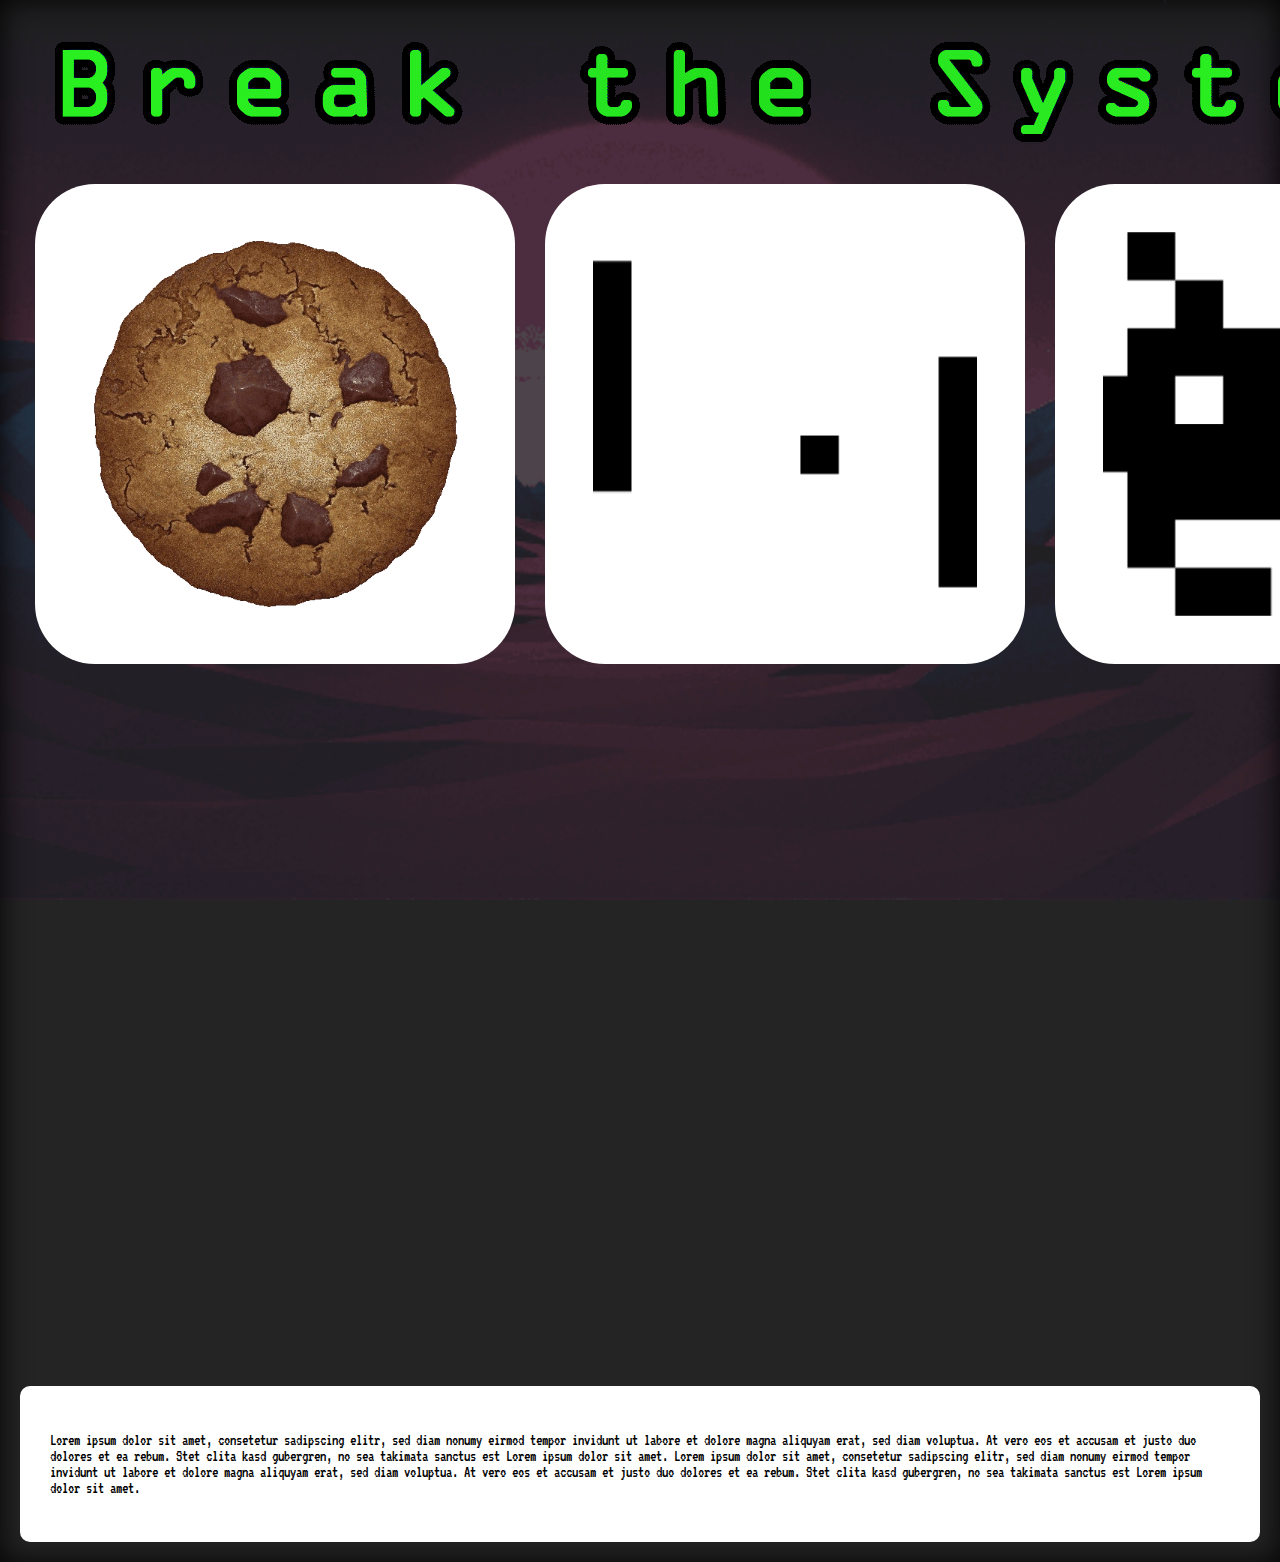
<file: index.html>
<!DOCTYPE html>
<html>

<head>
    <title>Spielewebseite</title>
    <link rel="stylesheet" type="text/css" href="./CSS/style.css">
    <link rel="preconnect" href="https://fonts.googleapis.com">
    <link rel="preconnect" href="https://fonts.gstatic.com" crossorigin>
    <link href="https://fonts.googleapis.com/css2?family=VT323&display=swap" rel="stylesheet">
</head>

<body>
    <div class="wrapper">
        <header>
            <img src="./Content/ueberschrift.gif" alt="">
        </header>

        <div class="grid-container">
            <div class="grid-item" id="game_cc" onclick="window.location.href='cc.html'">
                <a href="cc.html">
                    <img src="./Content/PerfectCookie.png" class="game-image">
                </a>
            </div>

            <div class="grid-item" id="game_pong">
                <img src="./Content/pong.png" class="game-image">
            </div>

            <div class="grid-item" id="game_space" onclick="window.location.href='si.html'">
				<a href="cc.html">
					<img src="./Content/space.png" class="game-image">
                </a>
            </div>
            <div class="grid-item" id="rank">
                <p>
                    Lorem ipsum dolor sit amet, consetetur sadipscing elitr, sed diam nonumy eirmod tempor invidunt ut labore
                    et dolore magna aliquyam erat, sed diam voluptua. At vero eos et accusam et justo duo dolores et ea
                    rebum. Stet clita kasd gubergren, no sea takimata sanctus est Lorem ipsum dolor sit amet. Lorem ipsum
                    dolor sit amet, consetetur sadipscing elitr, sed diam nonumy eirmod tempor invidunt ut labore et dolore
                    magna aliquyam erat, sed diam voluptua. At vero eos et accusam et justo duo dolores et ea rebum. Stet
                    clita kasd gubergren, no sea takimata sanctus est Lorem ipsum dolor sit amet.
                </p>
            </div>
        </div>

        <div class="sidebar">
            <div class="grid-item_2 comment">
                <p>
                    Lorem ipsum dolor sit amet, consetetur sadipscing elitr, sed diam nonumy eirmod tempor invidunt ut labore
                    et dolore magna aliquyam erat, sed diam voluptua. At vero eos et accusam et justo duo dolores et ea
                    rebum. Stet clita kasd gubergren, no sea takimata sanctus est Lorem ipsum dolor sit amet. Lorem ipsum
                    dolor sit amet, consetetur sadipscing elitr, sed diam nonumy eirmod tempor invidunt ut labore et dolore
                    magna aliquyam erat, sed diam voluptua. At vero eos et accusam et justo duo dolores et ea rebum. Stet
                    clita kasd gubergren, no sea takimata sanctus est Lorem ipsum dolor sit amet.
                </p>


            </div>
        </div>

        <div class="footer"></div>
    </div>
</body>

</html>
</file>
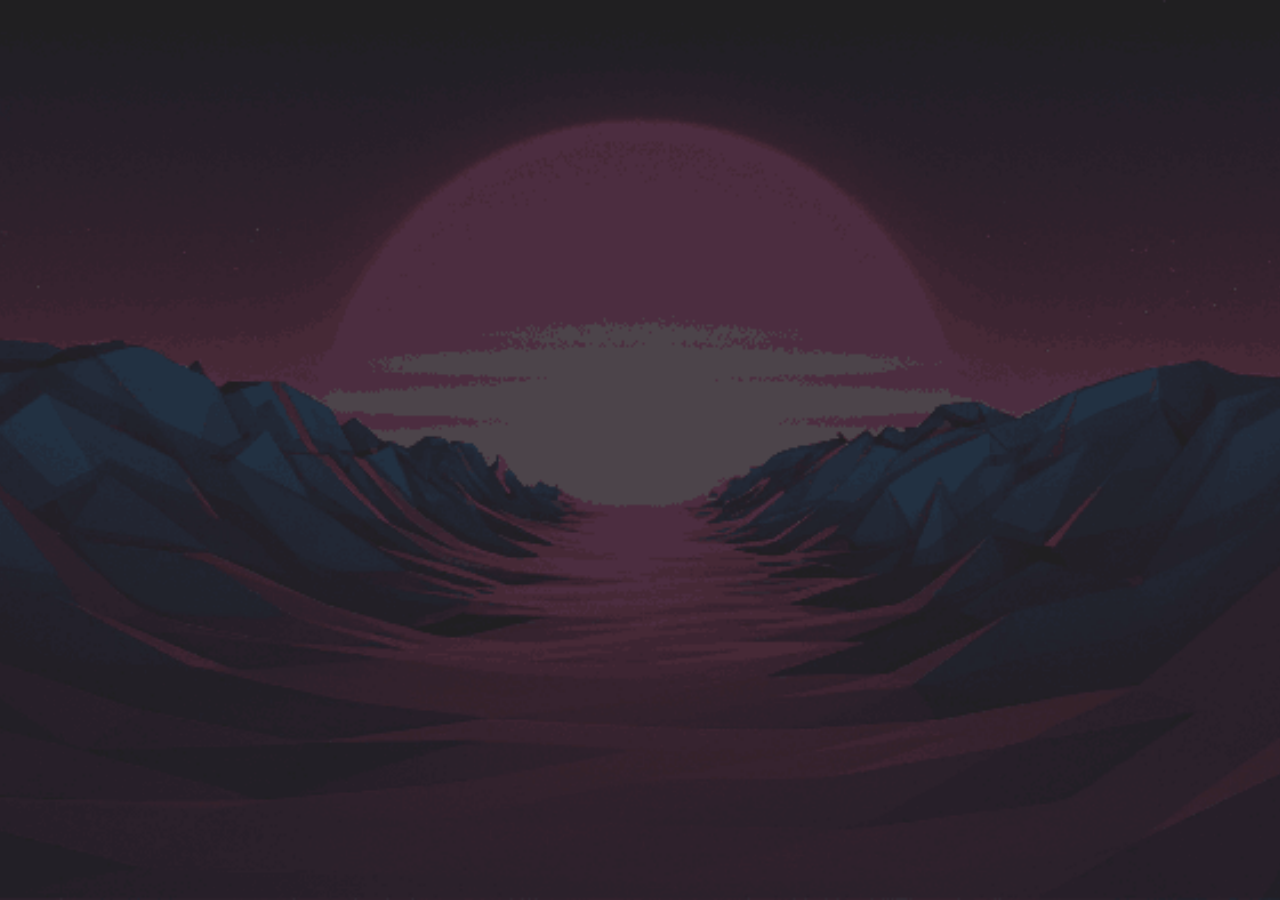
<file: cc.html>
<!DOCTYPE html>
<html>

<head>
    <title>Spielewebseite</title>
    <link rel="stylesheet" type="text/css" href="./CSS/style.css">
    <link rel="preconnect" href="https://fonts.googleapis.com">
    <link rel="preconnect" href="https://fonts.gstatic.com" crossorigin>
    <link href="https://fonts.googleapis.com/css2?family=VT323&display=swap" rel="stylesheet">
</head>

<body>
 
</body>

</html>
</file>
<file: CSS/style.css>
body {
    font-family: 'VT323', monospace;
    margin: 0;
    padding: 0;
    background-image: url('../Content/bg.png');
    background-repeat: no-repeat;
    background-size: cover;
    background-position: center;
    background-color: rgb(37, 36, 36);
    box-shadow: 0 0 30px rgba(0, 0, 0, 0.9) inset;
    background-attachment: fixed;
}

.wrapper {
    max-width: 1840px;
    margin: 0 auto;
    padding: 20px;
}

.grid-container {
    display: grid;
    grid-template-columns: repeat(4, 1fr);
    grid-template-rows: auto;
    gap: 30px;
    margin: 15px;
    margin-bottom: 50px;
    
}

.grid-item {
    border-radius: 10px;
    background-color: #fff;
}

.grid-item_2 {
    border-radius: 10px;
    background-color: #fff;
    height: auto;
    padding: 30px;
}

header {
    text-align: center;
    padding: 15px;
}

header img {
    display: block;
    margin: 0 auto;
    
}

#game_cc,
#game_pong,
#game_space {
    width: 30rem;
    height: 30rem;
    border-radius: 60px;
    position: relative;
    overflow: hidden;
    transition: transform 0.3s cubic-bezier(0.25, 0.46, 0.45, 0.94);
}

.game-image {
    position: absolute;
    top: 50%;
    left: 50%;
    transform: translate(-50%, -50%);
    width: 80%;
    height: 80%;
    object-fit: cover;
    cursor: pointer;
}

#game_cc:hover,
#game_pong:hover,
#game_space:hover {
    transform: scale(1.05);
}

#rank {
    
    background-color: #fff;
    border-radius: 10px;
    grid-column: 4;
    
}

.comment {
    background-color: #fff;
}

.sidebar {
    float: middle;
    clear: right;
   
}

.footer {
    clear: both;
    text-align: center;
    background-color: #fff;
}

@media (max-width: 768px) {
    .grid-container {
        grid-template-columns: 1fr;
    }

    .sidebar {
        float: none;
        clear: both;
        min-width: 100%;
    }
}
</file>
